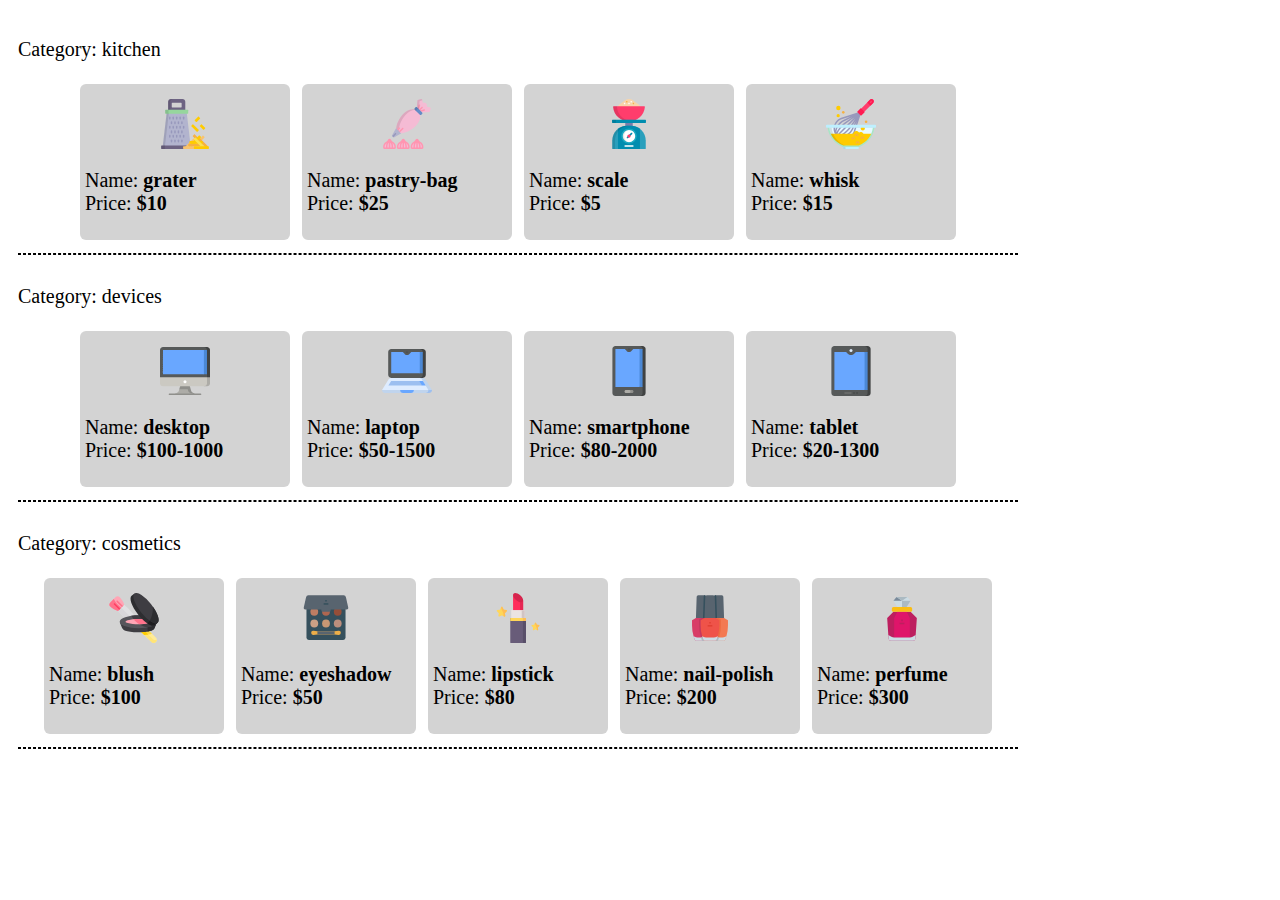
<file: HomeWork15/index.html>
<!DOCTYPE html>
<html lang="en">
<head>
    <meta charset="UTF-8">
    <meta name="viewport" content="width=device-width, initial-scale=1.0">
    <title>Cards</title>
    <link href="https://fonts.googleapis.com/css2?family=Nerko+One&display=swap" rel="stylesheet">
    <link rel="stylesheet" href="styles.css">
</head>
<body>
</body>
<script src="script.js"></script>
</html>
</file>
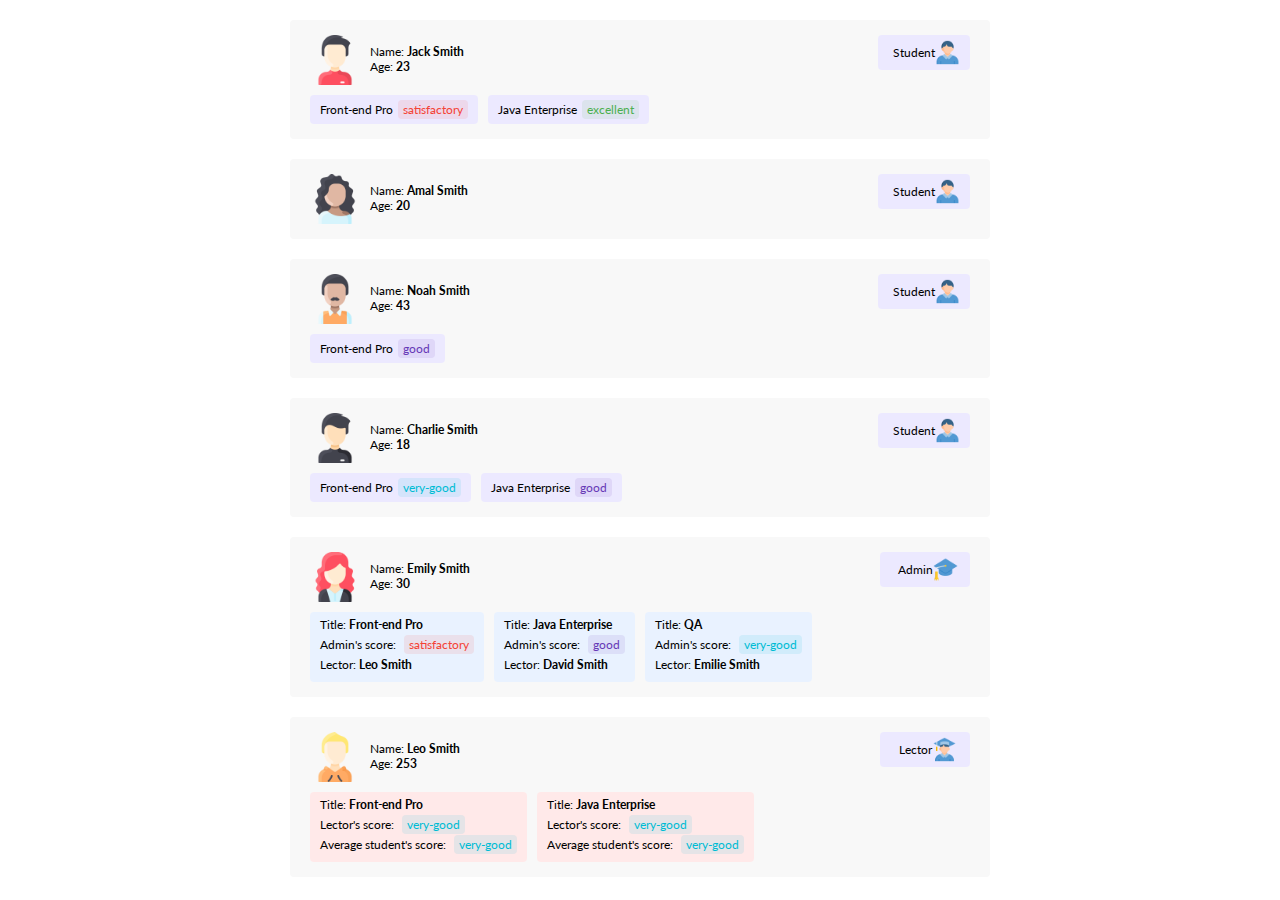
<file: HomeWork17/index.html>
<!DOCTYPE html>
<html lang="en">
<head>
    <meta charset="UTF-8">
    <title>Title</title>
    <link rel="stylesheet" href="css/styles.css">

</head>
<body>

    
</body>
<script src="script.js"></script>
</html>
</file>
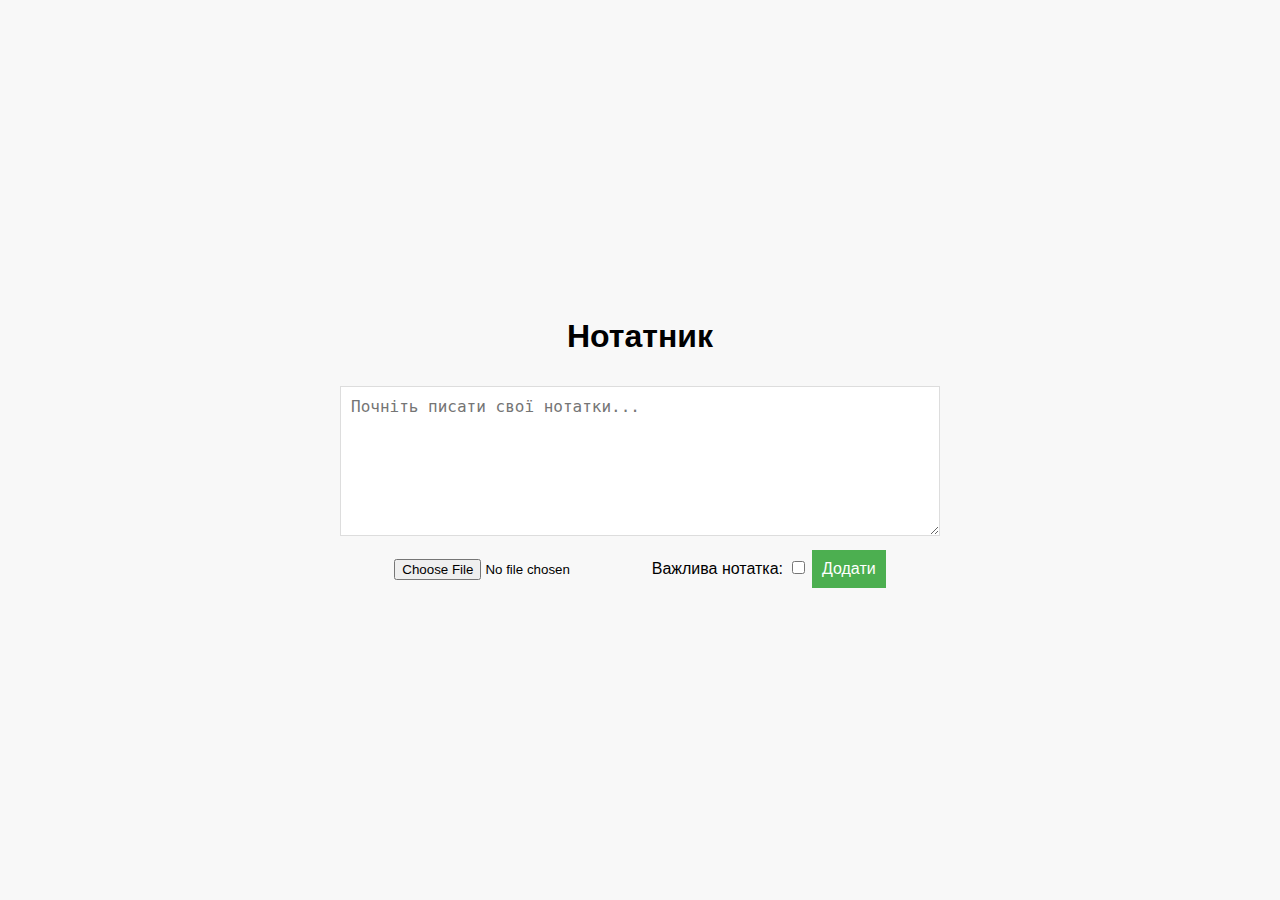
<file: HomeWork21/index.html>
<!DOCTYPE html>
<html lang="en">
<head>
    <meta charset="UTF-8">
    <meta name="viewport" content="width=device-width, initial-scale=1.0">
    <link rel="stylesheet" href="styles.css">
    <title>Нотатник</title>
</head>
<body>
<div class="container">
    <h1>Нотатник</h1>
    <div>
        <textarea id="noteTextarea" placeholder="Почніть писати свої нотатки..."></textarea>
        <input type="file" id="fileInput">
        <label for="importantNote">Важлива нотатка:</label>
        <input type="checkbox" id="importantNote">
        <button onclick="saveNote()">Додати</button>
    </div>
    <ul id="notesList"></ul>
</div>
<script src="script.js"></script>
</body>
</html>
</file>
<file: HomeWork15/styles.css>
html, body {
    font-family: "Quicksand", cursive;
    color: #000000;
    font-size: 20px;}
html svg, html img, body svg, body img {
    height: 15px; }

.wrapper {
    width: 1000px;
    display: flex;
    flex-wrap: wrap;
    align-items: flex-start;
    justify-content: center;
    background: #ffffff;
    border-radius: 6px;
    padding: 10px; }

.card {
    border-radius: 6px;
    background: lightgray;
    padding: 5px;
    box-sizing: border-box;
    display: flex;
    flex-direction: column;
    justify-content: space-between;
    margin: 3px 6px;
    flex-wrap: nowrap;
    position: relative;
    flex-basis: 21%;
}
.productPicture {
    padding-top: 10px;
    height: 50px;
}
.card__info {
    display: flex;
    align-items: center; }
.card__info:last-of-type {
    justify-content: flex-end; }
.card__info img {
    margin-left: 5px; }
</file>
<file: HomeWork17/css/styles.css>
@import url("https://fonts.googleapis.com/css2?family=Lato:wght@300;400;700&display=swap");
.label, .user__info--role, .user__courses--course {
  display: flex;
  align-items: center;
  background: #ece9ff;
  border-radius: 4px;
  padding: 5px 10px; }

.satisfactory {
  color: #F44336;
  background-color: rgba(244, 67, 54, 0.1); }

.good {
  color: #673AB7;
  background-color: rgba(103, 58, 183, 0.1); }

.very-good {
  color: #00BCD4;
  background-color: rgba(0, 188, 212, 0.1); }

.excellent {
  color: #4CAF50;
  background-color: rgba(76, 175, 80, 0.1); }

.student {
  background-color: #ece9ff; }

.admin {
  background-color: #e9f2ff; }

.lector {
  background-color: #ffe9e9; }

body {
  margin: 0;
  font-family: "Lato", sans-serif;
  font-size: 12px; }

.users {
  width: 700px;
  margin: 20px auto; }

.user {
  background: #f8f8f8;
  border-radius: 4px;
  padding: 15px 20px;
  margin-bottom: 20px; }
  .user:last-of-type {
    margin-bottom: 0; }
  .user__info {
    display: flex;
    justify-content: space-between;
    align-items: flex-start; }
    .user__info--data {
      display: flex;
      align-items: center; }
    .user__info--role {
      min-width: 70px;
      justify-content: center; }
      .user__info--role p {
        margin: 0 0 0 5px;
        text-transform: capitalize; }
  .user__naming {
    padding-left: 10px; }
    .user__naming p {
      margin: 0 0 3px 0; }
  .user__courses {
    margin-top: 10px;
    display: flex;
    align-items: center;
    flex-wrap: wrap; }
    .user__courses--course {
      margin: 0 10px 0 0; }
      .user__courses--course:last-of-type {
        margin-right: 0; }
      .user__courses--course span {
        padding: 2px 5px;
        margin-left: 5px;
        border-radius: 4px; }

.admin--info {
  align-items: flex-start; }
  .admin--info .user__courses--course {
    flex-direction: column;
    align-items: flex-start;
    justify-content: flex-start; }
    .admin--info .user__courses--course p {
      margin: 0 0 5px 0; }

/*# sourceMappingURL=styles.css.map */
</file>
<file: HomeWork21/styles.css>
body {
    font-family: Arial, sans-serif;
    margin: 0;
    padding: 0;
    display: flex;
    justify-content: center;
    align-items: center;
    min-height: 100vh;
    background-color: #f8f8f8;
}

.container {
    text-align: center;
    max-width: 600px;
    margin: auto;
}

textarea {
    width: 100%;
    height: 150px;
    margin: 10px 0;
    padding: 10px;
    font-size: 16px;
    border: 1px solid #ddd;
    box-sizing: border-box;
}

button {
    font-size: 16px;
    padding: 10px;
    cursor: pointer;
    background-color: #4caf50;
    color: #fff;
    border: none;
}

ul {
    list-style-type: none;
    padding: 0;
}

li {
    margin: 10px 0;
    padding: 10px;
    background-color: #fff;
    border: 1px solid #ddd;
    display: flex;
    justify-content: space-between;
    align-items: center;
}

li button {
    background-color: #f44336;
    color: #fff;
    border: none;
    padding: 5px;
    cursor: pointer;
}
</file>
